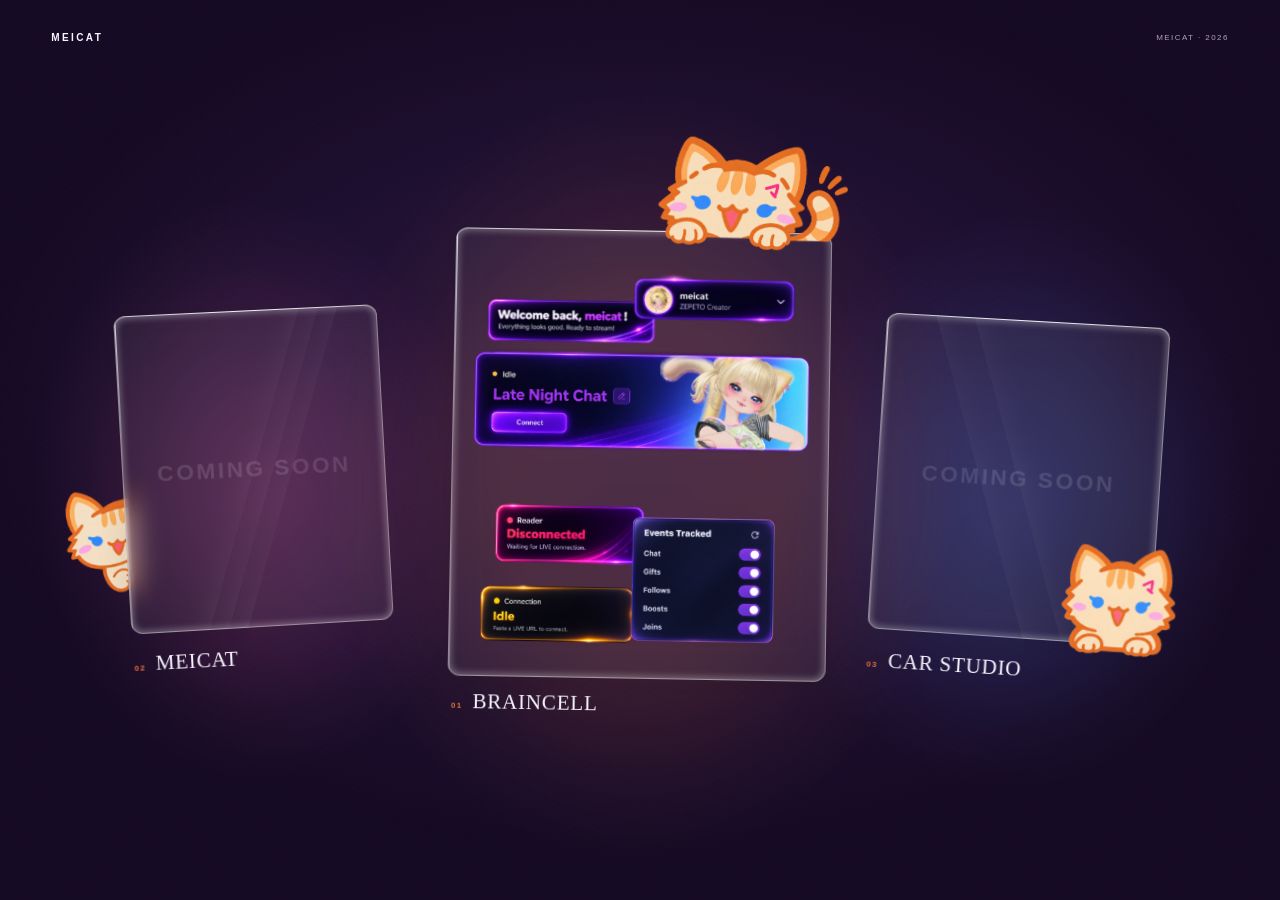
<file: index.html>
<!doctype html>
<html lang="en">
  <head>
    <meta charset="UTF-8" />
    <meta name="viewport" content="width=device-width, initial-scale=1.0" />
    <meta
      name="description"
      content="Braincell — thoughtful tools made by a creator, for creators."
    />
    <title>Braincell — Oyen Studio</title>
    <link rel="stylesheet" href="styles.css" />
    <script src="script.js?v=live-events-point2" defer></script>
  </head>
  <body>
    <div class="desktop-experience">
      <header class="site-header">
        <a class="studio-mark" href="#" aria-label="Bymeicat home">MEICAT</a>
        <p class="edition">MEICAT · 2026</p>
      </header>

      <main class="hero">
        <section class="showcase" aria-label="Oyen Studio projects">
          <article
            class="project project--meicat is-unavailable"
            data-world="meicat"
            role="button"
            tabindex="-1"
            aria-label="Meicat world, coming soon"
            aria-disabled="true"
            aria-pressed="false"
          >
            <div class="meicat-unit">
              <div class="project__surface" aria-hidden="true">
                <div class="meicat-art" data-slide="0">
                  <div class="meicat-slide meicat-slide--portrait is-current">
                    <span class="meicat-slide__kicker">Creator / 01</span>
                    <div class="meicat-portrait-placeholder"><i></i><span></span></div>
                  </div>
                  <div class="meicat-slide meicat-slide--zepeto">
                    <span class="meicat-slide__kicker">Shop / 02</span>
                    <div class="meicat-grid-placeholder"><i></i><i></i><i></i><i></i></div>
                  </div>
                  <div class="meicat-slide meicat-slide--live">
                    <span class="meicat-slide__kicker">SNS / 03</span>
                    <div class="meicat-live-placeholder"><i></i><span></span><span></span><span></span></div>
                  </div>
                </div>
                <span class="project__availability">Coming Soon</span>
              </div>
              <span class="meicat-oyen" aria-hidden="true">
                <img
                  class="meicat-oyen__image"
                  src="assets/oyen/oyen-meicat-side-peek.png"
                  alt=""
                >
              </span>
            </div>
            <div class="project__caption">
              <span class="project__number">02</span>
              <h2>Meicat</h2>
            </div>
          </article>

          <article
            class="project project--braincell"
            data-world="braincell"
            role="button"
            tabindex="0"
            aria-label="Select Braincell world"
            aria-pressed="false"
          >
            <div class="braincell-unit">
              <div class="project__surface" aria-hidden="true">
                <div class="braincell-art" data-slide="0">
                <div class="braincell-slide braincell-slide--workspace is-current">
                  <div class="braincell-product-showcase" aria-hidden="true">
                    <div class="braincell-feature braincell-feature--hero">
                      <div class="braincell-feature__motion">
                        <img src="assets/braincell/braincell-hero-polished.png" alt="" draggable="false">
                      </div>
                    </div>
                    <div class="braincell-feature braincell-feature--welcome">
                      <div class="braincell-feature__motion">
                        <img src="assets/braincell/braincell-welcome-polished.png" alt="" draggable="false">
                      </div>
                    </div>
                    <div class="braincell-feature braincell-feature--profile">
                      <div class="braincell-feature__motion">
                        <img src="assets/braincell/braincell-profile-polished.png" alt="" draggable="false">
                      </div>
                    </div>
                    <div class="braincell-feature braincell-feature--reader">
                      <div class="braincell-feature__motion">
                        <img src="assets/braincell/braincell-reader-polished.png" alt="" draggable="false">
                      </div>
                    </div>
                    <div class="braincell-feature braincell-feature--connection">
                      <div class="braincell-feature__motion">
                        <img src="assets/braincell/braincell-connection-polished.png" alt="" draggable="false">
                      </div>
                    </div>
                    <div class="braincell-feature braincell-feature--sources">
                      <div class="braincell-feature__motion">
                        <img src="assets/braincell/events-tracked.png" alt="" draggable="false">
                      </div>
                    </div>
                  </div>
                </div>
                <div class="braincell-slide braincell-slide--chat">
                  <div class="braincell-chat-showcase" aria-hidden="true">
                    <div class="braincell-chat-feature braincell-chat-feature--all-in-one braincell-chat-showcase__banner braincell-chat-showcase__banner--top">
                      <div class="braincell-chat-feature__motion">
                        <img src="assets/braincell/chat-all-in-one-banner.png" alt="" draggable="false">
                      </div>
                    </div>
                    <div class="braincell-chat-showcase__middle">
                      <div class="braincell-chat-showcase__group braincell-chat-showcase__group--lego">
                        <div class="braincell-chat-feature braincell-chat-feature--lego braincell-chat-showcase__main">
                          <div class="braincell-chat-feature__motion">
                            <img src="assets/braincell/chat-lego-showcase.png" alt="" draggable="false">
                          </div>
                        </div>
                        <div class="braincell-chat-feature braincell-chat-feature--rose braincell-chat-showcase__inset braincell-chat-showcase__inset--lego">
                          <div class="braincell-chat-feature__motion">
                            <img src="assets/braincell/chat-lego-event-inset.png" alt="" draggable="false">
                          </div>
                        </div>
                      </div>
                      <div class="braincell-chat-showcase__group braincell-chat-showcase__group--floating">
                        <div class="braincell-chat-feature braincell-chat-feature--floating braincell-chat-showcase__main">
                          <div class="braincell-chat-feature__motion">
                            <img src="assets/braincell/chat-floating-showcase.png" alt="" draggable="false">
                          </div>
                        </div>
                        <div class="braincell-chat-feature braincell-chat-feature--danmaku braincell-chat-showcase__inset braincell-chat-showcase__inset--floating">
                          <div class="braincell-chat-feature__motion">
                            <img src="assets/braincell/chat-danmaku-inset.png" alt="" draggable="false">
                          </div>
                        </div>
                      </div>
                    </div>
                    <div class="braincell-chat-feature braincell-chat-feature--chat-overlay braincell-chat-showcase__banner braincell-chat-showcase__banner--bottom">
                      <div class="braincell-chat-feature__motion">
                        <img src="assets/braincell/chat-overlay-banner.png" alt="" draggable="false">
                      </div>
                    </div>
                  </div>
                </div>
                <div class="braincell-slide braincell-slide--gifts">
                  <div class="braincell-live-events-showcase" aria-hidden="true">
                    <div class="braincell-live-events-feature braincell-live-events-feature--regular-live">
                      <div class="braincell-live-events-feature__motion">
                        <img src="assets/braincell/live-events-regular-live.png" alt="" draggable="false">
                      </div>
                    </div>
                    <div class="braincell-live-events-feature braincell-live-events-feature--join">
                      <div class="braincell-live-events-feature__motion">
                        <img src="assets/braincell/live-events-join-panel.png" alt="" draggable="false">
                      </div>
                    </div>
                    <div class="braincell-live-events-feature braincell-live-events-feature--fan">
                      <div class="braincell-live-events-feature__motion">
                        <img src="assets/braincell/live-events-fan-panel.png" alt="" draggable="false">
                      </div>
                    </div>
                    <div class="braincell-live-events-feature braincell-live-events-feature--question-mark">
                      <div class="braincell-live-events-feature__motion">
                        <img src="assets/braincell/live-events-question-mark.png" alt="" draggable="false">
                      </div>
                    </div>
                    <div class="braincell-live-events-feature braincell-live-events-point-one-extra braincell-live-events-point-one-extra--gift-reaction">
                      <div class="braincell-live-events-feature__motion">
                        <img src="assets/braincell/braincell-gift-reaction.png" alt="" draggable="false">
                      </div>
                    </div>
                    <div class="braincell-live-events-feature braincell-live-events-feature--banner">
                      <div class="braincell-live-events-feature__motion">
                        <img src="assets/braincell/live-events-banner.png" alt="" draggable="false">
                      </div>
                    </div>
                    <div class="braincell-live-events-feature braincell-live-events-point-one-extra braincell-live-events-point-one-extra--gift-banner">
                      <div class="braincell-live-events-feature__motion">
                        <img src="assets/braincell/braincell-gift-overlay-banner.png" alt="" draggable="false">
                      </div>
                    </div>
                    <div class="braincell-live-events-feature braincell-live-events-point-one-extra braincell-live-events-point-one-extra--gift-mic">
                      <div class="braincell-live-events-feature__motion">
                        <img src="assets/braincell/braincell-gift-mic.png" alt="" draggable="false">
                      </div>
                    </div>
                    <div class="braincell-live-events-feature braincell-live-events-point-one-extra braincell-live-events-point-one-extra--gift-reset-spell">
                      <div class="braincell-live-events-feature__motion">
                        <img src="assets/braincell/braincell-gift-reset-spell.png" alt="" draggable="false">
                      </div>
                    </div>
                  </div>
                </div>
                <div class="braincell-slide braincell-slide--widgets">
                  <div class="braincell-widgets-showcase" aria-hidden="true">
                    <div class="braincell-widget-feature braincell-widget-feature--overlay">
                      <div class="braincell-widget-feature__motion">
                        <img src="assets/braincell/braincell-widget-overlay-banner.png" alt="" draggable="false">
                      </div>
                    </div>
                    <div class="braincell-widget-feature braincell-widget-feature--follower-goal">
                      <div class="braincell-widget-feature__motion">
                        <img src="assets/braincell/braincell-widget-follower-goal.png" alt="" draggable="false">
                      </div>
                    </div>
                    <div class="braincell-widget-feature braincell-widget-feature--question-box">
                      <div class="braincell-widget-feature__motion">
                        <img src="assets/braincell/braincell-widget-question-box.png" alt="" draggable="false">
                      </div>
                    </div>
                    <div class="braincell-widget-feature braincell-widget-feature--clock">
                      <div class="braincell-widget-feature__motion">
                        <img src="assets/braincell/braincell-widget-clock.png" alt="" draggable="false">
                      </div>
                    </div>
                    <div class="braincell-widget-feature braincell-widget-feature--chat-commands">
                      <div class="braincell-widget-feature__motion">
                        <img src="assets/braincell/braincell-widget-chat-commands.png" alt="" draggable="false">
                      </div>
                    </div>
                    <div class="braincell-widget-feature braincell-widget-feature--rate">
                      <div class="braincell-widget-feature__motion">
                        <img src="assets/braincell/braincell-widget-rate.png" alt="" draggable="false">
                      </div>
                    </div>
                  </div>
                </div>
                <div class="braincell-slide braincell-slide--games">
                  <div class="braincell-mini-games-showcase" aria-hidden="true">
                    <div class="braincell-mini-games-feature braincell-mini-games-feature--falling-boosts">
                      <div class="braincell-mini-games-feature__motion">
                        <img src="assets/braincell/braincell-mini-games-falling-boosts.png" alt="" draggable="false">
                      </div>
                    </div>
                    <div class="braincell-mini-games-feature braincell-mini-games-feature--spin-wheel">
                      <div class="braincell-mini-games-feature__motion">
                        <img src="assets/braincell/braincell-mini-games-spin-wheel.png" alt="" draggable="false">
                      </div>
                    </div>
                    <div class="braincell-mini-games-feature braincell-mini-games-feature--car-race">
                      <div class="braincell-mini-games-feature__motion">
                        <img src="assets/braincell/braincell-mini-games-car-race.png" alt="" draggable="false">
                      </div>
                    </div>
                    <div class="braincell-mini-games-feature braincell-mini-games-feature--banner">
                      <div class="braincell-mini-games-feature__motion">
                        <img src="assets/braincell/braincell-mini-games-banner.png" alt="" draggable="false">
                      </div>
                    </div>
                  </div>
                </div>
                </div>
              </div>
              <span class="oyen-anchor" aria-hidden="true">
                <img
                  class="oyen-anchor__image"
                  src="assets/oyen/oyen-braincell-peek.png"
                  alt=""
                  hidden
                >
              </span>
            </div>
            <div class="project__caption">
              <span class="project__number">01</span>
              <h1>Braincell</h1>
            </div>
          </article>

          <article
            class="project project--car is-unavailable"
            data-world="car-studio"
            role="button"
            tabindex="-1"
            aria-label="Car Studio world, coming soon"
            aria-disabled="true"
            aria-pressed="false"
          >
            <div class="car-studio-unit">
              <div class="project__surface" aria-hidden="true">
                <div class="car-art" data-slide="0">
                  <div class="car-slide car-slide--studio is-current">
                    <span class="car-slide__kicker">Design Studio / 01</span>
                    <div class="car-canvas-placeholder"><i></i><span></span><span></span></div>
                  </div>
                  <div class="car-slide car-slide--create">
                    <span class="car-slide__kicker">Create / 02</span>
                    <div class="car-create-placeholder"><i></i><i></i><span></span><span></span></div>
                  </div>
                  <div class="car-slide car-slide--export">
                    <span class="car-slide__kicker">Upload / 03</span>
                    <div class="car-export-placeholder"><i></i><i></i><span></span></div>
                  </div>
                </div>
                <span class="project__availability">Coming Soon</span>
              </div>
              <span class="car-studio-oyen" aria-hidden="true">
                <img
                  class="car-studio-oyen__image"
                  src="assets/oyen/oyen-car-studio-peek.png"
                  alt=""
                >
              </span>
            </div>
            <div class="project__caption">
              <span class="project__number">03</span>
              <h2>Car Studio</h2>
            </div>
          </article>
        </section>

        <div class="active-world">
          <div class="active-world__text" aria-live="polite" aria-atomic="true">
            <p class="active-world__name"></p>
            <div class="slide-controls" aria-label="Active world showcase navigation">
              <button class="slide-control slide-control--previous" type="button">Previous</button>
              <p class="active-world__type"></p>
              <button class="slide-control slide-control--next" type="button">Next</button>
            </div>
            <span class="slide-progress" aria-label="Slide 1 of 5">01 / 05</span>
          </div>
          <div class="world-cta" aria-label="Active world action">
            <span class="world-cta__status-label">Beta</span>
            <div class="world-cta__buttons">
              <button
                class="world-cta__button"
                type="button"
                aria-label="Download Braincell for Windows"
                aria-disabled="true"
                aria-describedby="world-cta-status"
              >
                Windows Download
              </button>
              <button
                class="world-cta__button world-cta__button--macos"
                type="button"
                aria-label="Download Braincell for macOS"
                hidden
              >
                macOS Download
              </button>
            </div>
            <span id="world-cta-status" class="visually-hidden">
              Download is not available yet.
            </span>
          </div>
        </div>
      </main>
    </div>

    <main class="mobile-notice">
      <div>
        <p class="mobile-notice__brand">OYEN STUDIO</p>
        <h1>This experience is made for desktop.</h1>
        <p>Please open Braincell on a desktop browser.</p>
      </div>
    </main>
  </body>
</html>
</file>
<file: styles.css>
:root {
  --cream: #160b24;
  --paper: #241336;
  --charcoal: #f8f5ff;
  --muted: rgba(244, 238, 255, 0.68);
  --orange: #dc713d;
  --ease: cubic-bezier(0.2, 0.78, 0.24, 1);
  --ambient-color: 126, 74, 255;
  --pointer-haze-color: 174, 83, 188;
}

@property --float-strength {
  syntax: "<number>";
  inherits: false;
  initial-value: 1;
}

* {
  box-sizing: border-box;
}

html,
body {
  width: 100%;
  min-width: 1024px;
  height: 100%;
  margin: 0;
}

body {
  overflow: hidden;
  color: var(--charcoal);
  background:
    radial-gradient(ellipse 72% 66% at 50% 46%, rgba(92, 48, 139, 0.18), transparent 72%),
    var(--cream);
  font-family: Arial, Helvetica, sans-serif;
  -webkit-font-smoothing: antialiased;
}

a {
  color: inherit;
  text-decoration: none;
}

.desktop-experience {
  position: relative;
  display: grid;
  grid-template-rows: auto 1fr;
  min-height: 100vh;
  overflow: clip;
  isolation: isolate;
}

.desktop-experience::before {
  position: fixed;
  top: -12vh;
  left: -10vw;
  width: 120vw;
  height: 124vh;
  z-index: -3;
  background-image: radial-gradient(ellipse 58% 54% at 50% 46%, rgba(108, 58, 158, 0.12), transparent 76%);
  content: "";
  pointer-events: none;
}

.desktop-experience::after {
  position: fixed;
  inset: 0;
  z-index: -2;
  background-image:
    radial-gradient(ellipse 58% 16% at 50% 69%, rgba(179, 78, 214, 0.065), transparent 72%),
    repeating-linear-gradient(115deg, rgba(180, 145, 214, 0.014) 0 1px, transparent 1px 4px),
    repeating-linear-gradient(25deg, rgba(255, 244, 255, 0.012) 0 1px, transparent 1px 5px);
  content: "";
  opacity: 0.42;
  pointer-events: none;
}

.pointer-haze-layer {
  position: fixed;
  inset: 0;
  z-index: 1000;
  overflow: hidden;
  contain: strict;
  pointer-events: none;
}

.pointer-haze {
  position: absolute;
  top: 0;
  left: 0;
  width: 120px;
  height: 120px;
  border-radius: 50%;
  background: radial-gradient(
    circle,
    rgba(var(--pointer-haze-color), 0.13) 0%,
    rgba(var(--pointer-haze-color), 0.062) 28%,
    rgba(var(--pointer-haze-color), 0.02) 54%,
    transparent 82%
  );
  opacity: 0;
  pointer-events: none;
  will-change: opacity, transform;
}

.site-header {
  display: flex;
  align-items: center;
  justify-content: space-between;
  padding-inline: clamp(34px, 4vw, 72px);
}

.site-header {
  padding-top: 32px;
}

.studio-mark {
  font-size: 10px;
  font-weight: 700;
  letter-spacing: 0.24em;
}

.edition {
  color: var(--muted);
  font-size: 8px;
  letter-spacing: 0.18em;
  text-transform: uppercase;
}

.edition {
  margin: 0;
}

.hero {
  align-self: center;
  width: 100%;
  padding-top: 1vh;
}

.showcase {
  display: grid;
  grid-template-columns: minmax(210px, 0.78fr) minmax(320px, 1.16fr) minmax(210px, 0.78fr);
  align-items: center;
  width: min(1120px, 82vw);
  margin: 0 auto;
  perspective: 1500px;
  perspective-origin: 50% 45%;
}

.project {
  --lift: 0px;
  --oyen-perch: -84%;
  --float-strength: 1;
  --world-glow-rgb: 155, 92, 255;
  --world-glow-opacity: 0.29;
  position: relative;
  outline: none;
  transform-style: preserve-3d;
  cursor: pointer;
  transition: transform 900ms var(--ease), opacity 760ms ease, --float-strength 900ms var(--ease);
  will-change: transform;
}

.project::before {
  position: absolute;
  top: 50%;
  left: 50%;
  width: 180%;
  height: 170%;
  z-index: -1;
  background: radial-gradient(
    ellipse at center,
    rgba(var(--world-glow-rgb), var(--world-glow-opacity)) 0%,
    rgba(var(--world-glow-rgb), 0.14) 30%,
    rgba(var(--world-glow-rgb), 0.04) 52%,
    transparent 68%
  );
  content: "";
  pointer-events: none;
  transform: translate3d(-50%, -50%, -2px);
}

.project__surface {
  position: relative;
  width: 100%;
  overflow: hidden;
  border-radius: 12px;
  background: rgba(255, 255, 255, 0.05);
  backdrop-filter: blur(15px);
  -webkit-backdrop-filter: blur(15px);
  box-shadow:
    0 8px 32px rgba(0, 0, 0, 0.1),
    inset 0 1px 0 rgba(255, 255, 255, 0.5),
    inset 0 -1px 0 rgba(255, 255, 255, 0.1),
    inset 0 0 6px 3px rgba(255, 255, 255, 0.3);
  -webkit-backface-visibility: hidden;
  backface-visibility: hidden;
  transform: translate3d(0, var(--lift), 0);
  transform-style: preserve-3d;
  transition: transform 900ms var(--ease), box-shadow 760ms var(--ease), filter 760ms ease;
  will-change: transform;
}

.project__surface::after {
  position: absolute;
  inset: 0;
  border: 1px solid rgba(255, 255, 255, 0.3);
  border-radius: inherit;
  background: linear-gradient(180deg, rgba(255, 255, 255, 0.8), transparent, rgba(255, 255, 255, 0.3)) left top / 1px 100% no-repeat;
  content: "";
  pointer-events: none;
}

.project__surface::before {
  position: absolute;
  top: 0;
  right: 0;
  left: 0;
  height: 1px;
  background: linear-gradient(90deg, transparent, rgba(255, 255, 255, 0.8), transparent);
  content: "";
  pointer-events: none;
}

.project--meicat {
  --world-glow-rgb: 255, 105, 180;
  --world-glow-opacity: 0.24;
  z-index: 1;
  width: min(260px, 21vw);
  justify-self: start;
  transform: translate(4%, 4%) rotateZ(-3deg);
  animation: drift-left 5.8s ease-in-out -1.4s infinite;
}

.meicat-unit {
  position: relative;
  transform: translate3d(0, var(--meicat-lift, 0px), 0);
  transform-style: preserve-3d;
  transition: transform 900ms var(--ease);
  will-change: transform;
}

.project--meicat .project__surface {
  z-index: 1;
  aspect-ratio: 0.82;
  --lift: 0px;
  transform: translate3d(0, 0, 0) rotateX(-1deg) rotateY(3deg);
}

.meicat-oyen {
  position: absolute;
  bottom: 12%;
  left: -30%;
  z-index: 0;
  width: 100px;
  pointer-events: none;
  transform: translateZ(-1px);
  transform-style: preserve-3d;
}

.meicat-oyen__image {
  display: block;
  width: 100%;
  max-width: 100%;
  height: auto;
  -webkit-backface-visibility: hidden;
  backface-visibility: hidden;
}

.project--braincell {
  --world-glow-rgb: 255, 122, 47;
  --world-glow-opacity: 0.12;
  z-index: 3;
  width: min(370px, 29vw);
  justify-self: center;
  transform: rotateZ(1deg);
  animation: drift-center 6.6s ease-in-out -3.7s infinite;
}

.braincell-unit {
  position: relative;
  transform: translate3d(0, var(--braincell-lift, 0px), 0);
  transform-style: preserve-3d;
  transition: transform 900ms var(--ease);
  will-change: transform;
}

.project--braincell .project__surface {
  aspect-ratio: 0.84;
  color: #eee9de;
  --lift: 0px;
  transform: translate3d(0, 0, 28px) rotateX(1deg) rotateY(0deg);
}

.showcase[data-active="braincell"] .project--braincell .project__surface {
  overflow: visible;
}

.project--car {
  --world-glow-rgb: 91, 140, 255;
  --world-glow-opacity: 0.23;
  z-index: 1;
  width: min(280px, 22vw);
  justify-self: end;
  transform: translate(-3%, 7%) rotateZ(3.5deg);
  animation: drift-right 6.2s ease-in-out -0.6s infinite;
}

.car-studio-unit {
  position: relative;
  transform: translate3d(0, var(--car-studio-lift, 0px), 0);
  transform-style: preserve-3d;
  transition: transform 900ms var(--ease);
  will-change: transform;
}

.project--car .project__surface {
  aspect-ratio: 0.88;
  --lift: 0px;
  transform: translate3d(0, 0, 0) rotateX(-1deg) rotateY(-3deg);
}

.car-studio-oyen {
  position: absolute;
  right: -5%;
  bottom: -2%;
  z-index: 4;
  width: 112px;
  pointer-events: none;
  transform: translateZ(32px);
  transform-style: preserve-3d;
}

.car-studio-oyen__image {
  display: block;
  width: 100%;
  max-width: 100%;
  height: auto;
  -webkit-backface-visibility: hidden;
  backface-visibility: hidden;
}

.project:is(:hover, :focus-visible) {
  z-index: 5;
  animation-play-state: paused;
}

.project:is(:hover, :focus-visible) .project__surface {
  --lift: -10px;
}

.project--braincell:is(:hover, :focus-visible) {
  --braincell-lift: -10px;
}

.project--meicat:is(:hover, :focus-visible) {
  --meicat-lift: -10px;
}

.project--car:is(:hover, :focus-visible) {
  --car-studio-lift: -10px;
}

.project:focus-visible .project__surface {
  outline: 1px solid var(--orange);
  outline-offset: 5px;
}

.project.is-unavailable {
  cursor: default;
}

.project.is-unavailable:is(:hover, :focus-visible) {
  z-index: 1;
  animation-play-state: running;
}

.project--meicat.is-unavailable:is(:hover, :focus-visible) {
  --meicat-lift: 0px;
}

.project--car.is-unavailable:is(:hover, :focus-visible) {
  --car-studio-lift: 0px;
}

.project.is-unavailable:is(:hover, :focus-visible) .project__surface {
  --lift: 0px;
}

.project.is-unavailable:is(:hover, :focus-visible) .project__caption {
  transform: none;
}

.project__caption {
  display: flex;
  align-items: baseline;
  gap: 10px;
  margin-top: 18px;
  text-transform: uppercase;
  transition: transform 500ms var(--ease);
}

.project:is(:hover, :focus-visible) .project__caption {
  transform: translateY(-3px);
}

.project__caption h1,
.project__caption h2 {
  margin: 0;
  font-family: Georgia, "Times New Roman", serif;
  font-size: clamp(18px, 1.65vw, 25px);
  font-weight: 400;
  letter-spacing: 0.035em;
}

.project__number {
  color: var(--orange);
  font-size: 8px;
  font-weight: 700;
  letter-spacing: 0.16em;
}

.oyen-anchor {
  position: absolute;
  top: 0;
  right: -5%;
  z-index: 4;
  width: clamp(137.28px, 56.16%, 205.92px);
  pointer-events: none;
  transform: translate3d(0, var(--oyen-perch), 32px);
  transform-origin: 50% 100%;
  transform-style: preserve-3d;
  transition: transform 760ms var(--ease);
  will-change: transform;
}

.oyen-anchor__image {
  display: block;
  width: 100%;
  max-width: 100%;
  height: auto;
  -webkit-backface-visibility: hidden;
  backface-visibility: hidden;
}

.oyen-anchor__image[hidden] {
  display: none;
}

@media (max-height: 800px) and (min-width: 900px) {
  .project--braincell {
    --oyen-perch: -86%;
  }

  .oyen-anchor {
    width: clamp(100px, calc(88.65vh - 503.28px), 205.92px);
  }

}

.meicat-art,
.car-art,
.braincell-art {
  position: absolute;
  inset: 0;
  -webkit-backface-visibility: hidden;
  backface-visibility: hidden;
}

.project__availability {
  position: absolute;
  top: 50%;
  left: 50%;
  z-index: 2;
  width: 100%;
  color: var(--charcoal);
  font-size: clamp(20px, 1.75vw, 30px);
  font-weight: 700;
  letter-spacing: 0.11em;
  line-height: 1;
  text-align: center;
  text-transform: uppercase;
  opacity: 0.14;
  pointer-events: none;
  transform: translate3d(-50%, -50%, 0);
}

.project.is-unavailable .meicat-art,
.project.is-unavailable .car-art {
  visibility: hidden;
}

.braincell-art {
  z-index: 1;
  display: flex;
  flex-direction: column;
  justify-content: space-between;
  padding: 11%;
}

.braincell-art p {
  margin: 0;
  font-family: Georgia, "Times New Roman", serif;
  font-size: clamp(25px, 2.4vw, 38px);
  font-weight: 400;
  line-height: 1.08;
}

.braincell-art small {
  align-self: flex-end;
  color: rgba(244, 238, 255, 0.44);
  font-size: 8px;
  letter-spacing: 0.18em;
}

.braincell-art__orbit {
  position: absolute;
  top: 39%;
  left: 50%;
  width: 54%;
  aspect-ratio: 1;
  border: 1px solid rgba(238, 233, 222, 0.2);
  border-radius: 50%;
  transform: translateX(-37%);
}

.braincell-art__orbit::before,
.braincell-art__orbit::after {
  position: absolute;
  border: 1px solid rgba(238, 233, 222, 0.12);
  border-radius: 50%;
  content: "";
}

.braincell-art__orbit::before {
  inset: 15%;
}

.braincell-art__orbit::after {
  inset: 34%;
  border-color: rgba(220, 113, 61, 0.8);
}

.braincell-art__orbit span {
  position: absolute;
  width: 5px;
  height: 5px;
  border-radius: 50%;
  background: var(--orange);
}

.braincell-art__orbit span:nth-child(1) {
  top: 9%;
  left: 24%;
}

.braincell-art__orbit span:nth-child(2) {
  right: 2%;
  bottom: 35%;
}

.braincell-art__orbit span:nth-child(3) {
  bottom: 12%;
  left: 20%;
  background: #eee9de;
}

.active-world {
  position: relative;
  height: 0;
  margin-top: 0;
  overflow: hidden;
  opacity: 0;
  text-align: center;
  transform: translateY(10px);
  transition:
    height 800ms var(--ease),
    margin-top 800ms var(--ease),
    opacity 550ms ease 120ms,
    transform 800ms var(--ease);
}

.active-world__name,
.active-world__type {
  margin: 0;
}

.slide-controls {
  display: grid;
  grid-template-columns: 72px minmax(150px, auto) 72px;
  align-items: center;
  justify-content: center;
  column-gap: 18px;
  margin-top: 10px;
  margin-right: auto;
  margin-left: auto;
  pointer-events: auto;
}

.slide-control,
.slide-progress {
  color: var(--muted);
  font: 700 8px/1 Arial, Helvetica, sans-serif;
  letter-spacing: 0.18em;
  text-transform: uppercase;
}

.slide-control {
  width: 72px;
  padding: 8px 0;
  border: 0;
  border-bottom: 1px solid rgba(232, 222, 255, 0.18);
  background: transparent;
  cursor: pointer;
  pointer-events: auto;
  transition: color 250ms ease, border-color 250ms ease, opacity 250ms ease;
}

.slide-control--previous {
  text-align: left;
}

.slide-progress {
  display: block;
  margin-top: 10px;
}

.slide-control--next {
  text-align: right;
}

.slide-control:hover:not(:disabled),
.slide-control:focus-visible {
  color: var(--charcoal);
  border-color: var(--orange);
}

.slide-control:focus-visible {
  outline: 1px solid var(--orange);
  outline-offset: 3px;
}

.slide-control:disabled {
  opacity: 0.28;
  cursor: default;
}

.slide-controls {
  visibility: hidden;
  opacity: 0;
  transition: opacity 400ms ease, visibility 0s linear 400ms;
}

.showcase[data-active] + .active-world .slide-controls {
  visibility: visible;
  opacity: 1;
  transition-delay: 180ms, 0s;
}

.braincell-art {
  display: block;
  padding: 0;
}

.braincell-slide {
  position: absolute;
  inset: 11%;
  opacity: 0;
  transform: translateZ(0);
  transition: opacity 240ms ease-in-out;
}

.braincell-slide.is-current {
  opacity: 1;
}

.braincell-slide__kicker {
  color: rgba(244, 238, 255, 0.44);
  font-size: 8px;
  letter-spacing: 0.19em;
  text-transform: uppercase;
}

.braincell-slide--chat {
  inset: 0.75%;
}

.braincell-slide--gifts {
  inset: 1%;
}

.braincell-live-events-showcase {
  position: absolute;
  inset: 0;
  pointer-events: none;
}

.braincell-live-events-feature {
  position: absolute;
  transform-origin: 50% 50%;
  pointer-events: none;
}

.braincell-live-events-feature__motion,
.braincell-live-events-feature__motion img {
  display: block;
  width: 100%;
  height: auto;
}

.braincell-live-events-feature__motion {
  transform: translate3d(0, 0, 0);
  transition: transform 180ms ease-out;
  will-change: transform;
}

.braincell-live-events-feature__motion img {
  transform: translate3d(0, 0, 0) scale(1);
  transform-origin: 50% 50%;
  transition: transform 300ms cubic-bezier(0.2, 0.78, 0.24, 1);
  will-change: transform;
}

.braincell-live-events-feature--regular-live {
  top: 62%;
  left: 38%;
  z-index: 1;
  width: 24%;
}

.braincell-live-events-feature--join {
  top: 66%;
  left: 2%;
  z-index: 1;
  width: 34%;
}

.braincell-live-events-feature--fan {
  top: 0;
  left: 34%;
  z-index: 1;
  width: 32%;
}

.braincell-live-events-feature--question-mark {
  top: 1%;
  left: 2%;
  z-index: 1;
  width: 30%;
}

.braincell-live-events-feature--banner {
  top: 24.32%;
  left: 10%;
  z-index: 5;
  width: 80%;
}

.braincell-live-events-point-one-extra {
  position: absolute;
  z-index: 1;
  transform-origin: 50% 50%;
  pointer-events: none;
}

.braincell-live-events-point-one-extra img {
  display: block;
  width: 100%;
  height: auto;
}

.braincell-live-events-point-one-extra--gift-reaction {
  top: 1%;
  left: 68%;
  width: 30%;
}

.braincell-live-events-point-one-extra--gift-banner {
  top: 43.2%;
  left: 10%;
  z-index: 6;
  width: 80%;
}

.braincell-live-events-point-one-extra--gift-mic {
  top: 57.6%;
  left: 77.7%;
  z-index: 1;
  width: 19%;
  rotate: -5deg;
}

.braincell-live-events-point-one-extra--gift-reset-spell {
  top: 78%;
  left: 69%;
  z-index: 1;
  width: 20%;
  rotate: 8deg;
}

.showcase[data-active="braincell"] .braincell-live-events-point-one-extra {
  display: block;
}

.showcase[data-active="braincell"] .braincell-slide--gifts {
  inset: auto;
  top: 50%;
  left: 50%;
  z-index: 1;
  width: min(1120px, 84vw);
  height: auto;
  aspect-ratio: 2.15;
  overflow: visible;
  transform: translate3d(-50%, -58%, 0);
}

.showcase[data-active="braincell"] .braincell-live-events-showcase {
  overflow: visible;
}

.showcase[data-active="braincell"] .braincell-live-events-feature {
  pointer-events: none;
}

.showcase[data-active="braincell"] .braincell-live-events-feature--regular-live {
  top: 26%;
  left: 15.7%;
  z-index: 2;
  width: 16%;
  rotate: 0deg;
}

.showcase[data-active="braincell"] .braincell-live-events-feature--join {
  top: 79.1%;
  left: -4.25%;
  z-index: 2;
  width: 24%;
  rotate: -10deg;
}

.showcase[data-active="braincell"] .braincell-live-events-feature--fan {
  top: 60.3%;
  left: 73.5%;
  z-index: 2;
  width: 17%;
  rotate: -10deg;
}

.showcase[data-active="braincell"] .braincell-live-events-feature--question-mark {
  top: 7.8%;
  left: -4.4%;
  z-index: 2;
  width: 18%;
  rotate: -4deg;
}

.showcase[data-active="braincell"] .braincell-live-events-feature--banner {
  top: 28.2%;
  left: 32.5%;
  z-index: 5;
  width: 37%;
  rotate: 0deg;
}

.showcase[data-active="braincell"] .braincell-live-events-point-one-extra--gift-reaction {
  top: 0.7%;
  left: 87%;
  z-index: 2;
  width: 18%;
  rotate: 8deg;
}

.showcase[data-active="braincell"] .braincell-live-events-point-one-extra--gift-banner {
  top: 55.4%;
  left: 37%;
  z-index: 6;
  width: 29%;
  rotate: 0deg;
}

.showcase[data-active="braincell"] .braincell-live-events-point-one-extra--gift-mic {
  top: 67.7%;
  left: 91.7%;
  z-index: 3;
  width: 15.5%;
  rotate: 10deg;
}

.showcase[data-active="braincell"] .braincell-live-events-point-one-extra--gift-reset-spell {
  top: 22.3%;
  left: 71.6%;
  z-index: 3;
  width: 13%;
  rotate: -7deg;
}

.showcase.is-live-events-motion-ready[data-active="braincell"] .braincell-live-events-feature {
  pointer-events: auto;
}

.showcase.is-live-events-motion-ready[data-active="braincell"] .braincell-live-events-feature__motion {
  animation: braincell-live-events-feature-float var(--live-events-float-duration) ease-in-out var(--live-events-float-delay) infinite both;
}

.showcase.is-live-events-motion-ready[data-active="braincell"] .braincell-live-events-feature:hover {
  z-index: 10;
}

.showcase.is-live-events-motion-ready[data-active="braincell"] .braincell-live-events-feature:hover .braincell-live-events-feature__motion {
  animation-play-state: paused;
}

.showcase.is-live-events-motion-ready[data-active="braincell"] .braincell-live-events-feature:hover .braincell-live-events-feature__motion img {
  transform: translate3d(0, -4px, 0) scale(1.025);
}

.braincell-live-events-feature--banner {
  --live-events-float-x: -0.5px;
  --live-events-float-y: 2.5px;
  --live-events-float-duration: 6.8s;
  --live-events-float-delay: 0ms;
}

.braincell-live-events-feature--regular-live {
  --live-events-float-x: -1px;
  --live-events-float-y: 4.5px;
  --live-events-float-duration: 6.1s;
  --live-events-float-delay: 170ms;
}

.braincell-live-events-feature--join {
  --live-events-float-x: 1px;
  --live-events-float-y: 3.5px;
  --live-events-float-duration: 6.7s;
  --live-events-float-delay: 310ms;
}

.braincell-live-events-feature--fan {
  --live-events-float-x: 1.5px;
  --live-events-float-y: 5.5px;
  --live-events-float-duration: 5.4s;
  --live-events-float-delay: 95ms;
}

.braincell-live-events-feature--question-mark {
  --live-events-float-x: -1.5px;
  --live-events-float-y: 4.5px;
  --live-events-float-duration: 5.9s;
  --live-events-float-delay: 420ms;
}

.braincell-live-events-point-one-extra--gift-reaction {
  --live-events-float-x: 1.5px;
  --live-events-float-y: 5px;
  --live-events-float-duration: 5.7s;
  --live-events-float-delay: 240ms;
}

.braincell-live-events-point-one-extra--gift-banner {
  --live-events-float-x: 0.5px;
  --live-events-float-y: 2.5px;
  --live-events-float-duration: 7.1s;
  --live-events-float-delay: 110ms;
}

.braincell-live-events-point-one-extra--gift-mic {
  --live-events-float-x: -1px;
  --live-events-float-y: 4px;
  --live-events-float-duration: 5.8s;
  --live-events-float-delay: 360ms;
}

.braincell-live-events-point-one-extra--gift-reset-spell {
  --live-events-float-x: 1px;
  --live-events-float-y: 4.5px;
  --live-events-float-duration: 6.3s;
  --live-events-float-delay: 480ms;
}

.showcase.is-live-events-rest-measure[data-active="braincell"] .braincell-slide--gifts {
  inset: 1%;
  width: auto;
  height: auto;
  aspect-ratio: auto;
  overflow: visible;
  transform: translateZ(0);
}

.showcase.is-live-events-rest-measure[data-active="braincell"] .braincell-live-events-feature {
  rotate: 0deg;
}

.showcase.is-live-events-rest-measure[data-active="braincell"] .braincell-live-events-feature--regular-live {
  top: 62%;
  left: 38%;
  width: 24%;
}

.showcase.is-live-events-rest-measure[data-active="braincell"] .braincell-live-events-feature--join {
  top: 66%;
  left: 2%;
  width: 34%;
}

.showcase.is-live-events-rest-measure[data-active="braincell"] .braincell-live-events-feature--fan {
  top: 0;
  left: 34%;
  width: 32%;
}

.showcase.is-live-events-rest-measure[data-active="braincell"] .braincell-live-events-feature--question-mark {
  top: 1%;
  left: 2%;
  width: 30%;
}

.showcase.is-live-events-rest-measure[data-active="braincell"] .braincell-live-events-feature--banner {
  top: 24.32%;
  left: 10%;
  width: 80%;
}

.showcase.is-live-events-rest-measure[data-active="braincell"] .braincell-live-events-point-one-extra--gift-reaction {
  top: 1%;
  left: 68%;
  width: 30%;
  rotate: 0deg;
}

.showcase.is-live-events-rest-measure[data-active="braincell"] .braincell-live-events-point-one-extra--gift-banner {
  top: 43.2%;
  left: 10%;
  width: 80%;
  rotate: 0deg;
}

.showcase.is-live-events-rest-measure[data-active="braincell"] .braincell-live-events-point-one-extra--gift-mic {
  top: 57.6%;
  left: 77.7%;
  width: 19%;
  rotate: -5deg;
}

.showcase.is-live-events-rest-measure[data-active="braincell"] .braincell-live-events-point-one-extra--gift-reset-spell {
  top: 78%;
  left: 69%;
  width: 20%;
  rotate: 8deg;
}

.braincell-slide--widgets {
  inset: 1.5%;
}

.braincell-slide--games {
  inset: 1.5%;
}

.braincell-mini-games-showcase {
  position: absolute;
  inset: 0;
  pointer-events: none;
}

.braincell-mini-games-feature {
  position: absolute;
  rotate: 0deg;
  transform-origin: 50% 50%;
}

.braincell-mini-games-feature img {
  display: block;
  width: 100%;
  height: auto;
}

.braincell-mini-games-feature__motion {
  transform: translate3d(0, 0, 0);
  transition: transform 180ms ease-out;
  will-change: transform;
}

.braincell-mini-games-feature__motion img {
  transform: translate3d(0, 0, 0) scale(1);
  transform-origin: 50% 50%;
  transition: transform 300ms cubic-bezier(0.2, 0.78, 0.24, 1);
  will-change: transform;
}

.braincell-mini-games-feature--falling-boosts {
  top: 2%;
  left: 7%;
  z-index: 1;
  width: 35%;
}

.braincell-mini-games-feature--spin-wheel {
  top: 2%;
  left: 58%;
  z-index: 1;
  width: 35%;
}

.braincell-mini-games-feature--car-race {
  top: 31%;
  left: 30%;
  z-index: 2;
  width: 40%;
}

.braincell-mini-games-feature--banner {
  top: 71%;
  left: 5%;
  z-index: 3;
  width: 90%;
}

.showcase[data-active="braincell"] .braincell-slide--games {
  inset: auto;
  top: 50%;
  left: 50%;
  z-index: 1;
  width: min(1120px, 84vw);
  height: auto;
  aspect-ratio: 16 / 9;
  overflow: visible;
  transform: translate3d(-50%, -58%, 0);
}

.showcase[data-active="braincell"] .braincell-mini-games-showcase {
  overflow: visible;
}

.showcase[data-active="braincell"] .braincell-mini-games-feature--spin-wheel {
  top: 25%;
  left: 5%;
  z-index: 1;
  width: 24%;
  rotate: -9deg;
}

.showcase[data-active="braincell"] .braincell-mini-games-feature--falling-boosts {
  top: 23%;
  left: 72%;
  z-index: 1;
  width: 24%;
  rotate: 9deg;
}

.showcase[data-active="braincell"] .braincell-mini-games-feature--car-race {
  top: 48%;
  left: 41%;
  z-index: 1;
  width: 18%;
  rotate: 0deg;
}

.showcase[data-active="braincell"] .braincell-mini-games-feature--banner {
  top: 19%;
  left: 30.5%;
  z-index: 1;
  width: 39%;
  rotate: 0deg;
}

.showcase.is-mini-games-motion-ready[data-active="braincell"] .braincell-mini-games-feature {
  pointer-events: auto;
}

.showcase.is-mini-games-motion-ready[data-active="braincell"] .braincell-mini-games-feature__motion {
  animation: braincell-mini-games-feature-float var(--mini-games-float-duration) ease-in-out var(--mini-games-float-delay) infinite both;
}

.showcase.is-mini-games-motion-ready[data-active="braincell"] .braincell-mini-games-feature:hover {
  z-index: 10;
}

.showcase.is-mini-games-motion-ready[data-active="braincell"] .braincell-mini-games-feature:hover .braincell-mini-games-feature__motion {
  animation-play-state: paused;
}

.showcase.is-mini-games-motion-ready[data-active="braincell"] .braincell-mini-games-feature:hover .braincell-mini-games-feature__motion img {
  transform: translate3d(0, -4px, 0) scale(1.025);
}

.braincell-mini-games-feature--spin-wheel {
  --mini-games-float-y: 5px;
  --mini-games-float-duration: 6.25s;
  --mini-games-float-delay: 80ms;
}

.braincell-mini-games-feature--falling-boosts {
  --mini-games-float-y: 5px;
  --mini-games-float-duration: 6.85s;
  --mini-games-float-delay: 360ms;
}

.braincell-mini-games-feature--car-race {
  --mini-games-float-y: 2px;
  --mini-games-float-duration: 7.2s;
  --mini-games-float-delay: 220ms;
}

.braincell-mini-games-feature--banner {
  --mini-games-float-y: 2.5px;
  --mini-games-float-duration: 7.5s;
  --mini-games-float-delay: 0ms;
}

.showcase.is-mini-games-rest-measure[data-active="braincell"] .braincell-slide--games {
  inset: 1.5%;
  width: auto;
  height: auto;
  aspect-ratio: auto;
  overflow: visible;
  transform: translateZ(0);
}

.showcase.is-mini-games-rest-measure[data-active="braincell"] .braincell-mini-games-feature {
  rotate: 0deg;
}

.showcase.is-mini-games-rest-measure[data-active="braincell"] .braincell-mini-games-feature--falling-boosts {
  top: 2%;
  left: 7%;
  z-index: 1;
  width: 35%;
}

.showcase.is-mini-games-rest-measure[data-active="braincell"] .braincell-mini-games-feature--spin-wheel {
  top: 2%;
  left: 58%;
  z-index: 1;
  width: 35%;
}

.showcase.is-mini-games-rest-measure[data-active="braincell"] .braincell-mini-games-feature--car-race {
  top: 31%;
  left: 30%;
  z-index: 2;
  width: 40%;
}

.showcase.is-mini-games-rest-measure[data-active="braincell"] .braincell-mini-games-feature--banner {
  top: 71%;
  left: 5%;
  z-index: 3;
  width: 90%;
}

.braincell-widgets-showcase {
  position: absolute;
  inset: 0;
  pointer-events: none;
}

.braincell-widget-feature {
  position: absolute;
  z-index: 1;
  rotate: 0deg;
  transform-origin: 50% 50%;
}

.braincell-widget-feature img {
  display: block;
  width: 100%;
  height: auto;
}

.braincell-widget-feature__motion {
  transform: translate3d(0, 0, 0);
  transition: transform 180ms ease-out;
  will-change: transform;
}

.braincell-widget-feature__motion img {
  transform: translate3d(0, 0, 0) scale(1);
  transform-origin: 50% 50%;
  transition: transform 300ms cubic-bezier(0.2, 0.78, 0.24, 1);
  will-change: transform;
}

.braincell-widget-feature--overlay {
  top: 0;
  left: 11%;
  width: 78%;
}

.braincell-widget-feature--follower-goal {
  top: 23%;
  left: 7%;
  width: 40%;
}

.braincell-widget-feature--question-box {
  top: 23%;
  left: 53%;
  width: 40%;
}

.braincell-widget-feature--clock {
  top: 49%;
  left: 7%;
  width: 40%;
}

.braincell-widget-feature--chat-commands {
  top: 49%;
  left: 53%;
  width: 40%;
}

.braincell-widget-feature--rate {
  top: 73%;
  left: 30%;
  width: 40%;
}

.showcase[data-active="braincell"] .braincell-slide--widgets {
  inset: auto;
  top: 50%;
  left: 50%;
  z-index: 1;
  width: min(1120px, 84vw);
  height: auto;
  aspect-ratio: 16 / 9;
  overflow: visible;
  transform: translate3d(-50%, -58%, 0);
}

.showcase[data-active="braincell"] .braincell-widgets-showcase {
  overflow: visible;
}

.showcase[data-active="braincell"] .braincell-widget-feature--follower-goal {
  top: 15%;
  left: 6%;
  width: 22%;
  rotate: -10deg;
}

.showcase[data-active="braincell"] .braincell-widget-feature--rate {
  top: 28%;
  left: 39%;
  width: 22%;
  rotate: 0deg;
}

.showcase[data-active="braincell"] .braincell-widget-feature--chat-commands {
  top: 16%;
  left: 70%;
  width: 22%;
  rotate: -6deg;
}

.showcase[data-active="braincell"] .braincell-widget-feature--clock {
  top: 60%;
  left: 7%;
  width: 22%;
  rotate: 10deg;
}

.showcase[data-active="braincell"] .braincell-widget-feature--overlay {
  top: 61%;
  left: 34%;
  width: 32%;
  rotate: 0deg;
}

.showcase[data-active="braincell"] .braincell-widget-feature--question-box {
  top: 60%;
  left: 69%;
  width: 24%;
  rotate: 10deg;
}

.showcase.is-widgets-motion-ready[data-active="braincell"] .braincell-widget-feature {
  pointer-events: auto;
}

.showcase.is-widgets-motion-ready[data-active="braincell"] .braincell-widget-feature__motion {
  animation: braincell-widget-feature-float var(--widget-float-duration) ease-in-out var(--widget-float-delay) infinite both;
}

.showcase.is-widgets-motion-ready[data-active="braincell"] .braincell-widget-feature:hover {
  z-index: 10;
}

.showcase.is-widgets-motion-ready[data-active="braincell"] .braincell-widget-feature:hover .braincell-widget-feature__motion {
  animation-play-state: paused;
}

.showcase.is-widgets-motion-ready[data-active="braincell"] .braincell-widget-feature:hover .braincell-widget-feature__motion img {
  transform: translate3d(0, -4px, 0) scale(1.025);
}

.braincell-widget-feature--follower-goal {
  --widget-float-y: 5px;
  --widget-float-duration: 6.2s;
  --widget-float-delay: 80ms;
}

.braincell-widget-feature--rate {
  --widget-float-y: 2px;
  --widget-float-duration: 7.1s;
  --widget-float-delay: 240ms;
}

.braincell-widget-feature--chat-commands {
  --widget-float-y: 4.5px;
  --widget-float-duration: 6.6s;
  --widget-float-delay: 390ms;
}

.braincell-widget-feature--clock {
  --widget-float-y: 5.5px;
  --widget-float-duration: 5.9s;
  --widget-float-delay: 160ms;
}

.braincell-widget-feature--overlay {
  --widget-float-y: 2.5px;
  --widget-float-duration: 7.4s;
  --widget-float-delay: 0ms;
}

.braincell-widget-feature--question-box {
  --widget-float-y: 5px;
  --widget-float-duration: 6.35s;
  --widget-float-delay: 470ms;
}

.showcase.is-widgets-rest-measure[data-active="braincell"] .braincell-slide--widgets {
  inset: 1.5%;
  width: auto;
  height: auto;
  aspect-ratio: auto;
  overflow: visible;
  transform: translateZ(0);
}

.showcase.is-widgets-rest-measure[data-active="braincell"] .braincell-widget-feature {
  rotate: 0deg;
}

.showcase.is-widgets-rest-measure[data-active="braincell"] .braincell-widget-feature--overlay {
  top: 0;
  left: 11%;
  width: 78%;
}

.showcase.is-widgets-rest-measure[data-active="braincell"] .braincell-widget-feature--follower-goal {
  top: 23%;
  left: 7%;
  width: 40%;
}

.showcase.is-widgets-rest-measure[data-active="braincell"] .braincell-widget-feature--question-box {
  top: 23%;
  left: 53%;
  width: 40%;
}

.showcase.is-widgets-rest-measure[data-active="braincell"] .braincell-widget-feature--clock {
  top: 49%;
  left: 7%;
  width: 40%;
}

.showcase.is-widgets-rest-measure[data-active="braincell"] .braincell-widget-feature--chat-commands {
  top: 49%;
  left: 53%;
  width: 40%;
}

.showcase.is-widgets-rest-measure[data-active="braincell"] .braincell-widget-feature--rate {
  top: 73%;
  left: 30%;
  width: 40%;
}

.braincell-chat-showcase {
  position: absolute;
  inset: 0;
  display: grid;
  grid-template-rows: auto minmax(0, 1fr) auto;
  gap: 1.2%;
  pointer-events: none;
}

.braincell-chat-showcase img {
  display: block;
  width: 100%;
  max-width: 100%;
  height: auto;
  user-select: none;
}

.braincell-chat-feature {
  transform-origin: 50% 50%;
  will-change: transform;
}

.braincell-chat-feature__motion {
  width: 100%;
  height: 100%;
  transform: translate3d(0, 0, 0);
  transition: transform 180ms ease-out;
  will-change: transform;
}

.braincell-chat-feature__motion img {
  transform: translate3d(0, 0, 0) scale(1);
  transform-origin: 50% 50%;
  transition: transform 300ms cubic-bezier(0.2, 0.78, 0.24, 1);
  will-change: transform;
}

.braincell-chat-showcase__banner {
  margin-inline: auto;
}

.braincell-chat-showcase__banner--top {
  width: 96%;
}

.braincell-chat-showcase__banner--bottom {
  width: 94%;
}

.braincell-chat-showcase__middle {
  display: grid;
  grid-template-columns: 44% 44%;
  justify-content: center;
  min-height: 0;
  column-gap: 0;
  padding-inline: 0.5%;
}

.braincell-chat-showcase__group {
  position: relative;
  min-width: 0;
  min-height: 0;
}

.braincell-chat-showcase__group--lego {
  left: 13%;
}

.braincell-chat-showcase__group--floating {
  right: 13%;
}

.braincell-chat-showcase__main {
  width: 100%;
  height: 100% !important;
}

.braincell-chat-showcase__main .braincell-chat-feature__motion img {
  width: 100%;
  height: 100%;
  object-fit: contain;
}

.braincell-chat-showcase__inset {
  position: absolute;
  z-index: 1;
  width: 38%;
}

.braincell-chat-showcase__inset--lego {
  top: 3%;
  left: -2%;
}

.braincell-chat-showcase__inset--floating {
  top: 3%;
  right: -2%;
}

.showcase[data-active="braincell"] .braincell-slide--chat {
  inset: auto;
  top: 50%;
  left: 50%;
  width: min(1120px, 84vw);
  height: auto;
  aspect-ratio: 2.15;
  overflow: visible;
  transform: translate3d(-50%, -58%, 0);
}

.showcase[data-active="braincell"] .braincell-chat-showcase,
.showcase.is-chat-rest-measure .braincell-chat-showcase {
  display: block;
  overflow: visible;
}

.showcase[data-active="braincell"] .braincell-chat-showcase__middle,
.showcase[data-active="braincell"] .braincell-chat-showcase__group,
.showcase.is-chat-rest-measure .braincell-chat-showcase__middle,
.showcase.is-chat-rest-measure .braincell-chat-showcase__group {
  display: contents;
}

.showcase[data-active="braincell"] .braincell-chat-feature {
  position: absolute;
  right: auto;
  bottom: auto;
  margin: 0;
  pointer-events: none;
  translate: 0 0;
}

.showcase[data-active="braincell"] .braincell-chat-feature--all-in-one {
  top: 69.6%;
  left: -1%;
  z-index: 4;
  width: 32%;
  rotate: -1deg;
}

.showcase[data-active="braincell"] .braincell-chat-feature--lego {
  top: 38%;
  left: 31%;
  z-index: 3;
  width: 18%;
  height: auto !important;
  aspect-ratio: 874 / 1536;
  rotate: -2deg;
}

.showcase[data-active="braincell"] .braincell-chat-feature--rose {
  top: 5%;
  left: 3%;
  z-index: 5;
  width: 16.2%;
  rotate: 2deg;
}

.showcase[data-active="braincell"] .braincell-chat-feature--chat-overlay {
  top: 0;
  left: 70.5%;
  z-index: 4;
  width: 32%;
  rotate: 1deg;
}

.showcase[data-active="braincell"] .braincell-chat-feature--floating {
  top: 32%;
  left: 56%;
  z-index: 3;
  width: 18%;
  height: auto !important;
  aspect-ratio: 963 / 1536;
  rotate: 2deg;
}

.showcase[data-active="braincell"] .braincell-chat-feature--danmaku {
  top: 30%;
  left: 84%;
  z-index: 5;
  width: 16.2%;
  rotate: -2deg;
}

.showcase.is-chat-motion-ready[data-active="braincell"] .braincell-chat-feature {
  pointer-events: auto;
}

.showcase.is-chat-motion-ready[data-active="braincell"] .braincell-chat-feature__motion {
  animation: braincell-chat-feature-float var(--chat-float-duration) ease-in-out var(--chat-float-delay) infinite both;
}

.showcase.is-chat-motion-ready[data-active="braincell"] .braincell-chat-feature:hover {
  z-index: 10;
}

.showcase.is-chat-motion-ready[data-active="braincell"] .braincell-chat-feature:hover .braincell-chat-feature__motion {
  animation-play-state: paused;
}

.showcase.is-chat-motion-ready[data-active="braincell"] .braincell-chat-feature:hover .braincell-chat-feature__motion img {
  transform: translate3d(0, -4px, 0) scale(1.025);
}

.braincell-chat-feature--all-in-one {
  --chat-float-x: -0.5px;
  --chat-float-y: 2.5px;
  --chat-float-duration: 6.8s;
  --chat-float-delay: 0ms;
}

.braincell-chat-feature--chat-overlay {
  --chat-float-x: 0.5px;
  --chat-float-y: 2.5px;
  --chat-float-duration: 6.1s;
  --chat-float-delay: 180ms;
}

.braincell-chat-feature--lego {
  --chat-float-x: -1px;
  --chat-float-y: 4.5px;
  --chat-float-duration: 5.4s;
  --chat-float-delay: 90ms;
}

.braincell-chat-feature--floating {
  --chat-float-x: 1px;
  --chat-float-y: 4px;
  --chat-float-duration: 6.5s;
  --chat-float-delay: 310ms;
}

.braincell-chat-feature--rose {
  --chat-float-x: 1.5px;
  --chat-float-y: 5.5px;
  --chat-float-duration: 5s;
  --chat-float-delay: 230ms;
}

.braincell-chat-feature--danmaku {
  --chat-float-x: -1.5px;
  --chat-float-y: 5px;
  --chat-float-duration: 7s;
  --chat-float-delay: 420ms;
}

.showcase.is-chat-rest-measure[data-active="braincell"] .braincell-slide--chat {
  inset: 0.75%;
  width: auto;
  height: auto;
  aspect-ratio: auto;
  overflow: visible;
  transform: translateZ(0);
}

.showcase.is-chat-rest-measure[data-active="braincell"] .braincell-chat-showcase {
  display: grid;
  overflow: visible;
}

.showcase.is-chat-rest-measure[data-active="braincell"] .braincell-chat-showcase__middle {
  display: grid;
}

.showcase.is-chat-rest-measure[data-active="braincell"] .braincell-chat-showcase__group {
  display: block;
}

.showcase.is-chat-rest-measure[data-active="braincell"] .braincell-chat-feature {
  position: static;
  width: auto;
  height: auto;
  aspect-ratio: auto;
  margin-inline: auto;
  rotate: 0deg;
}

.showcase.is-chat-rest-measure[data-active="braincell"] .braincell-chat-feature--all-in-one {
  width: 96%;
}

.showcase.is-chat-rest-measure[data-active="braincell"] .braincell-chat-feature--chat-overlay {
  width: 94%;
}

.showcase.is-chat-rest-measure[data-active="braincell"] .braincell-chat-feature--lego,
.showcase.is-chat-rest-measure[data-active="braincell"] .braincell-chat-feature--floating {
  width: 100%;
  height: 100% !important;
}

.showcase.is-chat-rest-measure[data-active="braincell"] .braincell-chat-feature--rose,
.showcase.is-chat-rest-measure[data-active="braincell"] .braincell-chat-feature--danmaku {
  position: absolute;
  top: 3%;
  width: 38%;
}

.showcase.is-chat-rest-measure[data-active="braincell"] .braincell-chat-feature--rose {
  right: auto;
  left: -2%;
}

.showcase.is-chat-rest-measure[data-active="braincell"] .braincell-chat-feature--danmaku {
  right: -2%;
  left: auto;
}

.meicat-slide,
.car-slide {
  position: absolute;
  inset: 11%;
  opacity: 0;
  transform: translateY(10px) translateZ(-8px);
  transition: opacity 380ms ease, transform 480ms var(--ease);
}

.meicat-slide.is-current,
.car-slide.is-current {
  opacity: 1;
  transform: translateY(0) translateZ(0);
}

.meicat-slide__kicker,
.car-slide__kicker {
  color: rgba(244, 238, 255, 0.44);
  font-size: 8px;
  letter-spacing: 0.18em;
  text-transform: uppercase;
}

.meicat-portrait-placeholder,
.meicat-grid-placeholder,
.meicat-live-placeholder,
.car-canvas-placeholder,
.car-create-placeholder,
.car-export-placeholder {
  position: absolute;
  inset: 19% 0 0;
}

.meicat-portrait-placeholder i {
  position: absolute;
  top: 4%;
  left: 19%;
  width: 62%;
  aspect-ratio: 0.78;
  border: 1px solid rgba(245, 241, 247, 0.24);
}

.meicat-portrait-placeholder span {
  position: absolute;
  right: 8%;
  bottom: 9%;
  width: 32%;
  aspect-ratio: 1;
  border: 1px solid rgba(220, 113, 61, 0.58);
  border-radius: 50%;
}

.meicat-grid-placeholder {
  display: grid;
  grid-template-columns: 1.35fr 1fr;
  grid-template-rows: 1fr 1fr;
  gap: 8px;
}

.meicat-grid-placeholder i {
  border: 1px solid rgba(245, 241, 247, 0.18);
  background: rgba(245, 241, 247, 0.055);
}

.meicat-grid-placeholder i:first-child {
  grid-row: 1 / 3;
}

.meicat-grid-placeholder i:last-child {
  position: absolute;
  bottom: 6%;
  left: 7%;
  width: 26%;
  height: 2px;
  border: 0;
  background: var(--orange);
}

.meicat-live-placeholder i {
  position: absolute;
  top: 2%;
  left: 2%;
  width: 7px;
  height: 7px;
  border-radius: 50%;
  background: var(--orange);
  box-shadow: 0 0 0 5px rgba(220, 113, 61, 0.12);
}

.meicat-live-placeholder span {
  position: absolute;
  right: 2%;
  width: 78%;
  height: 18%;
  border-left: 1px solid rgba(245, 241, 247, 0.25);
  background: rgba(245, 241, 247, 0.065);
}

.meicat-live-placeholder span:nth-of-type(1) { top: 2%; }
.meicat-live-placeholder span:nth-of-type(2) { top: 31%; width: 65%; }
.meicat-live-placeholder span:nth-of-type(3) { top: 60%; width: 72%; }

.car-canvas-placeholder {
  border: 1px solid rgba(245, 241, 247, 0.2);
}

.car-canvas-placeholder i {
  position: absolute;
  top: 0;
  bottom: 0;
  left: 0;
  width: 16%;
  border-right: 1px solid rgba(245, 241, 247, 0.18);
}

.car-canvas-placeholder span {
  position: absolute;
  left: 27%;
  width: 55%;
  height: 22%;
  border: 1px solid rgba(245, 241, 247, 0.17);
}

.car-canvas-placeholder span:first-of-type { top: 20%; }
.car-canvas-placeholder span:last-of-type { bottom: 20%; border-left-color: var(--orange); }

.car-create-placeholder {
  border-top: 1px solid rgba(245, 241, 247, 0.19);
  border-left: 1px solid rgba(245, 241, 247, 0.19);
}

.car-create-placeholder::before,
.car-create-placeholder::after {
  position: absolute;
  content: "";
  border-color: rgba(245, 241, 247, 0.13);
  border-style: dashed;
}

.car-create-placeholder::before { top: 33%; right: 0; left: 0; border-width: 1px 0 0; }
.car-create-placeholder::after { top: 0; bottom: 0; left: 58%; border-width: 0 0 0 1px; }
.car-create-placeholder i { position: absolute; border: 1px solid rgba(245, 241, 247, 0.23); }
.car-create-placeholder i:first-of-type { top: 10%; left: 12%; width: 34%; height: 29%; }
.car-create-placeholder i:last-of-type { right: 8%; bottom: 12%; width: 29%; height: 35%; border-color: var(--orange); }

.car-export-placeholder i {
  position: absolute;
  top: 23%;
  width: 31%;
  height: 43%;
  border: 1px solid rgba(245, 241, 247, 0.21);
}

.car-export-placeholder i:first-of-type { left: 5%; }
.car-export-placeholder i:last-of-type { right: 5%; }
.car-export-placeholder span {
  position: absolute;
  top: 44%;
  left: 42%;
  width: 16%;
  height: 1px;
  background: var(--orange);
}

.car-export-placeholder span::after {
  position: absolute;
  top: -3px;
  right: 0;
  width: 6px;
  height: 6px;
  border-top: 1px solid var(--orange);
  border-right: 1px solid var(--orange);
  content: "";
  transform: rotate(45deg);
}

.chat-placeholder,
.gift-placeholder,
.widgets-placeholder,
.game-placeholder,
.customize-placeholder {
  position: absolute;
  inset: 18% 0 0;
}

.braincell-product-showcase {
  position: absolute;
  top: 50%;
  left: 50%;
  z-index: 1;
  width: min(1120px, 84vw);
  aspect-ratio: 2.15;
  perspective: 900px;
  pointer-events: none;
  transform: translate3d(-50%, -58%, 0);
  transform-style: preserve-3d;
}

.braincell-feature {
  position: absolute;
  overflow: hidden;
  border: 1px solid rgba(157, 137, 225, 0.24);
  background: #0b1020;
  box-shadow:
    0 8px 18px rgba(3, 6, 15, 0.24),
    0 0 16px rgba(113, 74, 220, 0.075);
  -webkit-backface-visibility: hidden;
  backface-visibility: hidden;
  pointer-events: none;
  transition: translate 760ms var(--ease), scale 760ms var(--ease), box-shadow 760ms ease;
  transition-delay: 0ms;
  transform-style: preserve-3d;
}

.braincell-feature img {
  display: block;
  width: 100%;
  max-width: 100%;
  height: auto;
  pointer-events: none;
  user-select: none;
  -webkit-backface-visibility: hidden;
  backface-visibility: hidden;
}

.braincell-feature__motion {
  width: 100%;
  transform: translate3d(0, 0, 0);
  transform-style: preserve-3d;
  transition: transform 180ms ease-out;
  will-change: transform;
}

.braincell-feature__motion img {
  transform: translate3d(0, 0, 0) scale(1);
  transform-origin: 50% 50%;
  transition: transform 320ms cubic-bezier(0.2, 0.78, 0.24, 1);
  will-change: transform;
}

.showcase.is-braincell-motion-ready[data-active="braincell"] .braincell-feature {
  pointer-events: auto;
}

.showcase.is-braincell-motion-ready[data-active="braincell"] .braincell-product-showcase {
  pointer-events: auto;
}

.showcase.is-braincell-motion-ready[data-active="braincell"] .braincell-slide:not(.is-current) {
  pointer-events: none;
}

.showcase.is-braincell-motion-ready[data-active="braincell"] .braincell-feature__motion {
  animation-name: braincell-feature-float;
  animation-duration: var(--feature-float-duration);
  animation-delay: var(--feature-float-delay);
  animation-timing-function: ease-in-out;
  animation-iteration-count: infinite;
  animation-fill-mode: both;
}

.showcase.is-braincell-motion-ready[data-active="braincell"] .braincell-feature:hover {
  z-index: 10;
}

.showcase.is-braincell-motion-ready[data-active="braincell"] .braincell-feature:hover .braincell-feature__motion img {
  transform: translate3d(0, -4px, 10px) scale(1.03);
}

.showcase:is(.is-braincell-slide-fading-out, .is-braincell-slide-fading-in)[data-active="braincell"] .braincell-product-showcase,
.showcase:is(.is-braincell-slide-fading-out, .is-braincell-slide-fading-in)[data-active="braincell"] .braincell-feature {
  pointer-events: none;
}

.showcase:is(.is-braincell-slide-fading-out, .is-braincell-slide-fading-in)[data-active="braincell"] .braincell-feature__motion {
  animation: none;
}

.showcase:is(.is-braincell-slide-fading-out, .is-braincell-slide-fading-in)[data-active="braincell"] .braincell-chat-feature {
  pointer-events: none;
}

.showcase:is(.is-braincell-slide-fading-out, .is-braincell-slide-fading-in)[data-active="braincell"] .braincell-chat-feature__motion {
  animation: none;
}

.showcase:is(.is-braincell-slide-fading-out, .is-braincell-slide-fading-in)[data-active="braincell"] .braincell-live-events-feature {
  pointer-events: none;
}

.showcase:is(.is-braincell-slide-fading-out, .is-braincell-slide-fading-in)[data-active="braincell"] .braincell-live-events-feature__motion {
  animation: none;
}

.showcase.is-braincell-slide-fading-out[data-active="braincell"] .braincell-slide.is-current,
.showcase.is-braincell-slide-fading-out[data-active="braincell"] + .active-world .active-world__text {
  opacity: 0;
  transition: opacity 200ms ease-out;
}

.showcase.is-braincell-slide-fading-in[data-active="braincell"] .braincell-slide.is-current,
.showcase.is-braincell-slide-fading-in[data-active="braincell"] + .active-world .active-world__text {
  animation: braincell-slide-fade-in 240ms ease-in-out both;
}

.braincell-feature--hero {
  --feature-float-x: 0.5px;
  --feature-float-y: 2.5px;
  --feature-float-duration: 6.8s;
  --feature-float-delay: 0ms;
  top: 28%;
  left: 25%;
  z-index: 2;
  width: 50%;
  overflow: visible;
  border: 0;
  border-radius: 0;
  background: transparent;
  box-shadow: none;
  translate: 0 -26px;
  scale: 0.62;
  transform: translateZ(22px) rotateZ(0deg);
}

.braincell-feature--welcome {
  --feature-float-x: -1px;
  --feature-float-y: 4px;
  --feature-float-duration: 5.7s;
  --feature-float-delay: 120ms;
  top: 8%;
  left: 0;
  z-index: 3;
  width: 25%;
  overflow: visible;
  border: 0;
  border-radius: 0;
  background: transparent;
  box-shadow: none;
  translate: 335.454px 79.2px;
  scale: 0.62;
  transform: translateZ(30px) rotateZ(0deg);
}

.braincell-feature--profile {
  --feature-float-x: 1px;
  --feature-float-y: 4px;
  --feature-float-duration: 6.2s;
  --feature-float-delay: 260ms;
  top: 6%;
  right: 0;
  z-index: 4;
  width: 24%;
  overflow: visible;
  border: 0;
  border-radius: 0;
  background: transparent;
  box-shadow: none;
  translate: -341px 69.84px;
  scale: 0.62;
  transform: translateZ(36px) rotateZ(0deg);
}

.braincell-feature--reader {
  --feature-float-x: -1.5px;
  --feature-float-y: 5px;
  --feature-float-duration: 5.3s;
  --feature-float-delay: 80ms;
  top: 52%;
  left: -1.9%;
  z-index: 3;
  width: 24%;
  overflow: visible;
  border: 0;
  border-radius: 0;
  background: transparent;
  box-shadow: none;
  translate: 363px 43px;
  scale: 0.6;
  transform: translateZ(30px) rotateZ(0deg);
}

.braincell-feature--connection {
  --feature-float-x: 1.5px;
  --feature-float-y: 5px;
  --feature-float-duration: 6.5s;
  --feature-float-delay: 340ms;
  top: 65%;
  left: 29%;
  z-index: 4;
  width: 23%;
  overflow: visible;
  border: 0;
  border-radius: 0;
  background: transparent;
  box-shadow: none;
  translate: 26px 63px;
  scale: 0.62;
  transform: translateZ(34px) rotateZ(0deg);
}

.braincell-feature--sources {
  --feature-float-x: 1px;
  --feature-float-y: 4px;
  --feature-float-duration: 5.9s;
  --feature-float-delay: 190ms;
  top: 47%;
  right: -1.9%;
  z-index: 5;
  width: 24%;
  overflow: visible;
  border: 0;
  border-radius: 0;
  background: transparent;
  box-shadow: none;
  translate: -369px 59px;
  scale: 0.518;
  transform: translateZ(38px) rotateZ(0deg);
}

.showcase[data-active="braincell"]:not(.is-braincell-closing) .braincell-feature {
  box-shadow: 0 13px 26px rgba(3, 6, 15, 0.3);
  translate: 0 0;
  scale: 1;
}

.showcase[data-active="braincell"] .braincell-product-showcase {
  z-index: 1;
}

.showcase[data-active="braincell"]:not(.is-braincell-closing) .braincell-feature--hero {
  box-shadow: none;
  scale: 0.9;
  transform: translateZ(22px) rotateZ(-0.25deg);
  transition-delay: 80ms;
}

.showcase[data-active="braincell"]:not(.is-braincell-closing) .braincell-feature--welcome {
  box-shadow: none;
  transform: translateZ(30px) rotateZ(-0.8deg);
  transition-delay: 100ms;
}

.showcase[data-active="braincell"]:not(.is-braincell-closing) .braincell-feature--profile {
  box-shadow: none;
  transform: translateZ(36px) rotateZ(0.65deg);
  transition-delay: 120ms;
}

.showcase[data-active="braincell"]:not(.is-braincell-closing) .braincell-feature--reader {
  box-shadow: none;
  transform: translateZ(30px) rotateZ(-0.65deg);
  transition-delay: 140ms;
}

.showcase[data-active="braincell"]:not(.is-braincell-closing) .braincell-feature--connection {
  box-shadow: none;
  translate: 0 90px;
  scale: 0.88;
  transform: translateZ(34px) rotateZ(0.55deg);
  transition-delay: 160ms;
}

.showcase[data-active="braincell"]:not(.is-braincell-closing) .braincell-feature--sources {
  box-shadow: none;
  scale: 0.945;
  translate: clamp(-44px, calc(38vw - 547.2px), 0px) 0;
  transform: translateZ(38px) rotateZ(0.9deg);
  transition-delay: 180ms;
}

.showcase.is-braincell-closing .braincell-feature {
  transition-property: translate, scale, transform, box-shadow;
  transition-duration: 600ms;
  transition-timing-function: cubic-bezier(0.42, 0, 0.86, 0.58);
}

.showcase.is-braincell-closing .project--braincell {
  --braincell-lift: 0px;
}

.showcase.is-braincell-closing .project--braincell .project__surface {
  --lift: 0px;
}

.showcase.is-braincell-closing .braincell-feature--reader {
  transition-delay: 0ms;
}

.showcase.is-braincell-closing .braincell-feature--sources {
  transition-delay: 15ms;
}

.showcase.is-braincell-closing .braincell-feature--profile {
  transition-delay: 30ms;
}

.showcase.is-braincell-closing .braincell-feature--welcome {
  transition-delay: 45ms;
}

.showcase.is-braincell-closing .braincell-feature--connection {
  transition-delay: 60ms;
}

.showcase.is-braincell-closing .braincell-feature--hero {
  transition-delay: 80ms;
}

.chat-placeholder i {
  position: absolute;
  top: 4%;
  left: 3%;
  width: 27px;
  height: 27px;
  border: 1px solid rgba(238, 233, 222, 0.3);
  border-radius: 50%;
}

.chat-placeholder span {
  position: absolute;
  left: 23%;
  height: 1px;
  background: rgba(238, 233, 222, 0.32);
}

.chat-placeholder span:nth-of-type(1) { top: 9%; width: 29%; }
.chat-placeholder span:nth-of-type(2) { top: 17%; width: 47%; }
.chat-placeholder span:nth-of-type(3) {
  top: 37%;
  width: 68%;
  height: 29%;
  border-left: 2px solid var(--orange);
  background: rgba(238, 233, 222, 0.07);
}

.gift-placeholder i:first-child {
  position: absolute;
  top: 21%;
  left: 32%;
  width: 36%;
  aspect-ratio: 1;
  border: 1px solid rgba(238, 233, 222, 0.27);
}

.gift-placeholder i:nth-child(2) {
  position: absolute;
  top: 21%;
  left: 49%;
  width: 1px;
  height: 36%;
  background: var(--orange);
}

.gift-placeholder span {
  position: absolute;
  width: 5px;
  height: 5px;
  border: 1px solid var(--orange);
  border-radius: 50%;
}

.gift-placeholder span:nth-of-type(1) { top: 8%; left: 23%; }
.gift-placeholder span:nth-of-type(2) { top: 13%; right: 19%; }
.gift-placeholder span:nth-of-type(3) { right: 12%; bottom: 23%; border-color: #eee9de; }

.widgets-placeholder span {
  position: absolute;
  left: 4%;
  width: 78%;
  height: 18%;
  border: 1px solid rgba(238, 233, 222, 0.2);
}

.widgets-placeholder span:nth-child(1) { top: 4%; }
.widgets-placeholder span:nth-child(2) { top: 31%; width: 58%; }
.widgets-placeholder span:nth-child(3) { top: 58%; width: 88%; }
.widgets-placeholder i {
  position: absolute;
  right: 8%;
  bottom: 17%;
  width: 23%;
  height: 2px;
  background: var(--orange);
}

.game-placeholder span {
  position: absolute;
  top: 55%;
  left: 3%;
  width: 91%;
  height: 1px;
  background: rgba(238, 233, 222, 0.28);
}

.game-placeholder i {
  position: absolute;
  top: calc(55% - 7px);
  width: 14px;
  height: 14px;
  border: 1px solid rgba(238, 233, 222, 0.45);
  transform: rotate(45deg);
}

.game-placeholder i:nth-of-type(1) { left: 13%; background: var(--orange); border-color: var(--orange); }
.game-placeholder i:nth-of-type(2) { left: 46%; }
.game-placeholder i:nth-of-type(3) { right: 11%; border-radius: 50%; }

.customize-placeholder span {
  position: absolute;
  top: 7%;
  width: 22px;
  height: 22px;
  border-radius: 50%;
  background: #eee9de;
}

.customize-placeholder span:nth-child(1) { left: 4%; }
.customize-placeholder span:nth-child(2) { left: 20%; background: var(--orange); }
.customize-placeholder span:nth-child(3) { left: 36%; background: #888a82; }
.customize-placeholder i {
  position: absolute;
  top: 36%;
  bottom: 8%;
  border: 1px solid rgba(238, 233, 222, 0.18);
}

.customize-placeholder i:nth-of-type(1) { left: 4%; width: 58%; }
.customize-placeholder i:nth-of-type(2) { right: 4%; width: 25%; border-top-color: var(--orange); }

.active-world__name {
  font-family: Georgia, "Times New Roman", serif;
  font-size: 15px;
  letter-spacing: 0.15em;
  text-transform: uppercase;
}

.active-world__type {
  color: var(--muted);
  font-size: 9px;
  letter-spacing: 0.13em;
  text-transform: uppercase;
}

.showcase[data-active] + .active-world {
  height: 128px;
  margin-top: 22px;
  opacity: 1;
  transform: translateY(0);
}

.active-world__text,
.world-cta {
  transition: opacity 180ms ease, transform 220ms var(--ease);
}

.active-world.is-changing .active-world__text,
.active-world.is-changing .world-cta {
  opacity: 0;
  transform: translateY(4px);
}

.showcase[data-active] .project {
  --float-strength: 0;
  animation-play-state: paused;
}

.showcase.is-settling .project {
  --float-strength: 0;
  animation-play-state: paused;
}

.showcase[data-active] .project:not(.is-active) {
  opacity: 0.72;
}

.showcase[data-active] .project:not(.is-active) .project__surface {
  filter: saturate(0.82);
}

.showcase[data-active] .project.is-active {
  z-index: 6;
}

.showcase[data-active] .project.is-active .project__caption h1,
.showcase[data-active] .project.is-active .project__caption h2 {
  font-size: clamp(21px, 1.9vw, 29px);
}

.showcase[data-active] .project.is-active .project__number {
  font-size: 10px;
}

.showcase[data-active="braincell"] .project--braincell {
  transform: translateY(-10px) rotateZ(0.5deg) scale(1.06);
}

.showcase[data-active="braincell"] .project.project--meicat {
  transform: translate3d(calc(-50vw - 20%), 7%, -40px) rotateZ(-3.5deg) scale(0.84);
  opacity: 0;
  pointer-events: none;
  transition-duration: 620ms, 620ms, 900ms;
}

.showcase[data-active="braincell"] .project.project--car {
  transform: translate3d(calc(50vw + 20%), 9%, -40px) rotateZ(4deg) scale(0.84);
  opacity: 0;
  pointer-events: none;
  transition-duration: 620ms, 620ms, 900ms;
}

.showcase.is-settling[data-resting="braincell"] .project--meicat,
.showcase.is-settling[data-resting="braincell"] .project--car {
  transition-duration: 620ms, 620ms, 900ms;
}

.showcase[data-active="meicat"] .project--meicat {
  transform: translate(139%, -4%) rotateZ(-0.8deg) scale(1.1);
}

.showcase[data-active="meicat"] .project.project--braincell {
  transform: translate3d(calc(80vw + 20%), 7%, -40px) rotateZ(-2deg) scale(0.8);
  opacity: 0;
  pointer-events: none;
  transition-duration: 620ms, 620ms, 900ms;
}

.showcase[data-active="meicat"] .project.project--car {
  transform: translate3d(calc(50vw + 45%), 10%, -40px) rotateZ(4deg) scale(0.84);
  opacity: 0;
  pointer-events: none;
  transition-duration: 620ms, 620ms, 900ms;
}

.showcase.is-settling[data-resting="meicat"] .project--braincell,
.showcase.is-settling[data-resting="meicat"] .project--car {
  transition-duration: 620ms, 620ms, 900ms;
}

.showcase[data-active="car-studio"] .project--car {
  transform: translate(-134%, -2%) rotateZ(0.9deg) scale(1.1);
}

.showcase[data-active="car-studio"] .project.project--braincell {
  transform: translate3d(calc(-80vw - 20%), 8%, -40px) rotateZ(2deg) scale(0.8);
  opacity: 0;
  pointer-events: none;
  transition-duration: 620ms, 620ms, 900ms;
}

.showcase[data-active="car-studio"] .project.project--meicat {
  transform: translate3d(calc(-50vw - 45%), 9%, -40px) rotateZ(-3.5deg) scale(0.84);
  opacity: 0;
  pointer-events: none;
  transition-duration: 620ms, 620ms, 900ms;
}

.showcase.is-settling[data-resting="car-studio"] .project--braincell,
.showcase.is-settling[data-resting="car-studio"] .project--meicat {
  transition-duration: 620ms, 620ms, 900ms;
}

.showcase:not([data-active])[data-resting="meicat"] .project--meicat {
  transform: translate(139%, -4%) rotateZ(-0.8deg) scale(1.1);
}

.showcase:not([data-active])[data-resting="meicat"] .project--braincell {
  transform: translate(-103%, 7%) rotateZ(-2deg) scale(0.8);
}

.showcase:not([data-active])[data-resting="meicat"] .project--car {
  transform: translate(8%, 10%) rotateZ(4deg) scale(0.84);
}

.showcase:not([data-active])[data-resting="car-studio"] .project--car {
  transform: translate(-134%, -2%) rotateZ(0.9deg) scale(1.1);
}

.showcase:not([data-active])[data-resting="car-studio"] .project--braincell {
  transform: translate(98%, 8%) rotateZ(2deg) scale(0.8);
}

.showcase:not([data-active])[data-resting="car-studio"] .project--meicat {
  transform: translate(-8%, 9%) rotateZ(-3.5deg) scale(0.84);
}

@media (max-height: 800px) and (min-width: 900px) {
  .showcase[data-active="braincell"] .project--braincell {
    transform: translateY(20px) rotateZ(0.5deg) scale(1.06);
  }

  .showcase[data-active="braincell"] .project--braincell .project__caption {
    display: none;
  }

  .showcase[data-active="braincell"] + .active-world {
    transform: translateY(38px);
  }
}

@media (max-height: 660px) and (min-width: 900px) {
  .site-header {
    padding-top: 26px;
  }

  .hero {
    padding-top: 0;
  }

  .showcase {
    --compact-scale: 0.94;
    margin-top: clamp(-60px, calc(45.8vh - 302.3px), 0px);
    margin-bottom: clamp(-80px, calc(53.4vh - 352.4px), 0px);
    transform: scale(var(--compact-scale));
    transform-origin: center;
  }

  .oyen-anchor {
    width: 106px;
  }

  .braincell-product-showcase {
    transform: translate3d(-50%, -55%, 0);
  }

  .braincell-feature--reader {
    top: 49%;
  }

  .braincell-feature--connection {
    top: 60%;
    translate: 10px 18px;
  }

  .showcase:not([data-active]) .braincell-feature--connection,
  .showcase.is-braincell-closing .braincell-feature--connection {
    translate: 26px 87px;
  }

  .showcase[data-active="braincell"]:not(.is-braincell-closing) .braincell-feature--connection {
    translate: 0 78px;
  }

  .braincell-feature--sources {
    top: 43%;
  }

  .showcase[data-active="braincell"] .braincell-chat-feature--all-in-one {
    top: 55.2%;
  }

  .showcase[data-active="braincell"] .braincell-chat-feature--lego {
    top: 22%;
  }

  .showcase[data-active="braincell"] .braincell-chat-feature--rose {
    top: 5%;
  }

  .project__caption {
    margin-top: 11px;
  }

  .showcase[data-active="braincell"] .project--braincell {
    transform: translateY(-9px) rotateZ(0.5deg) scale(1);
  }

  .showcase[data-active] + .active-world {
    height: 96px;
    margin-top: 4px;
  }

  .showcase[data-active="braincell"] + .active-world {
    transform: translateY(0);
  }

  .slide-controls {
    margin-top: 4px;
  }

  .slide-control {
    padding-block: 5px;
  }

  .slide-progress {
    margin-top: 4px;
  }

  .world-cta {
    margin-top: 7px;
  }

  .world-cta__button {
    padding: 7px 18px;
  }
}

@media (max-height: 640px) and (min-width: 900px) {
  .site-header {
    padding-top: 22px;
  }

  .showcase {
    --compact-scale: 0.88;
  }

  .oyen-anchor {
    width: 112px;
  }
}

@media (max-height: 620px) and (min-width: 900px) {
  .site-header {
    padding-top: 18px;
  }

  .showcase {
    --compact-scale: 0.82;
  }

  .oyen-anchor {
    width: 120px;
  }
}

@media (max-height: 600px) and (min-width: 900px) {
  .site-header {
    padding-top: 14px;
  }

  .showcase {
    --compact-scale: 0.78;
  }

  .oyen-anchor {
    width: 126px;
  }
}

@media (max-height: 570px) and (min-width: 900px) {
  .showcase {
    --compact-scale: 0.74;
  }
}

@media (max-height: 540px) and (min-width: 900px) {
  .showcase {
    --compact-scale: 0.72;
  }
}

@media (max-height: 510px) and (min-width: 900px) {
  .showcase {
    --compact-scale: 0.68;
  }
}

.world-cta {
  display: none;
  margin-top: 17px;
}

.world-cta.is-visible {
  display: block;
}

.world-cta__status-label {
  display: block;
  margin-bottom: 6px;
  color: rgba(244, 238, 255, 0.44);
  font-size: 7px;
  font-weight: 700;
  letter-spacing: 0.16em;
  line-height: 1;
  text-align: center;
  text-transform: uppercase;
}

.world-cta__buttons {
  display: flex;
  justify-content: center;
  gap: 12px;
}

.world-cta__button {
  min-width: 142px;
  padding: 11px 21px;
  border: 1px solid #f5f0ff;
  color: #21152f;
  background: #f5f0ff;
  font-size: 9px;
  font-weight: 700;
  letter-spacing: 0.12em;
  text-transform: uppercase;
  cursor: pointer;
  transition: color 250ms ease, background-color 250ms ease, border-color 250ms ease, opacity 250ms ease, transform 250ms ease;
}

.world-cta__button:hover:not([aria-disabled="true"]) {
  border-color: #e8e0f5;
  background: #e8e0f5;
  transform: translateY(-2px);
}

.world-cta__button:focus-visible {
  outline: 2px solid var(--orange);
  outline-offset: 3px;
}

.world-cta__button[aria-disabled="true"] {
  border-color: #f5f0ff;
  color: #21152f;
  background: #f5f0ff;
  cursor: not-allowed;
  opacity: 0.82;
}

@media (max-height: 660px) and (min-width: 900px) {
  .world-cta {
    margin-top: 7px;
  }

  .world-cta__button {
    padding: 7px 18px;
  }
}

.visually-hidden {
  position: absolute;
  width: 1px;
  height: 1px;
  padding: 0;
  margin: -1px;
  overflow: hidden;
  clip: rect(0 0 0 0);
  clip-path: inset(50%);
  white-space: nowrap;
  border: 0;
}

.mobile-notice {
  display: none;
}

@keyframes drift-left {
  0%, 100% { translate: 0 calc(1px * var(--float-strength)); rotate: calc(0deg * var(--float-strength)); }
  50% { translate: 0 calc(-9px * var(--float-strength)); rotate: calc(0.3deg * var(--float-strength)); }
}

@keyframes drift-center {
  0%, 100% { translate: 0 calc(1px * var(--float-strength)); rotate: calc(0deg * var(--float-strength)); }
  50% { translate: 0 calc(-9px * var(--float-strength)); rotate: calc(-0.2deg * var(--float-strength)); }
}

@keyframes drift-right {
  0%, 100% { translate: 0 calc(1px * var(--float-strength)); rotate: calc(0deg * var(--float-strength)); }
  50% { translate: 0 calc(-9px * var(--float-strength)); rotate: calc(-0.3deg * var(--float-strength)); }
}

@keyframes braincell-feature-float {
  0%, 100% {
    transform: translate3d(0, 0, 0);
  }

  42% {
    transform: translate3d(var(--feature-float-x), calc(-1 * var(--feature-float-y)), 0);
  }

  72% {
    transform: translate3d(calc(-0.6 * var(--feature-float-x)), calc(0.15 * var(--feature-float-y)), 0);
  }
}

@keyframes braincell-chat-feature-float {
  0%, 100% {
    transform: translate3d(0, 0, 0);
  }

  43% {
    transform: translate3d(var(--chat-float-x), calc(-1 * var(--chat-float-y)), 0);
  }

  74% {
    transform: translate3d(calc(-0.55 * var(--chat-float-x)), calc(0.18 * var(--chat-float-y)), 0);
  }
}

@keyframes braincell-live-events-feature-float {
  0%, 100% {
    transform: translate3d(0, 0, 0);
  }

  41% {
    transform: translate3d(var(--live-events-float-x), calc(-1 * var(--live-events-float-y)), 0);
  }

  73% {
    transform: translate3d(calc(-0.55 * var(--live-events-float-x)), calc(0.16 * var(--live-events-float-y)), 0);
  }
}

@keyframes braincell-widget-feature-float {
  0%, 100% {
    transform: translate3d(0, 0, 0);
  }

  42% {
    transform: translate3d(0, calc(-1 * var(--widget-float-y)), 0);
  }

  74% {
    transform: translate3d(0, calc(0.16 * var(--widget-float-y)), 0);
  }
}

@keyframes braincell-mini-games-feature-float {
  0%, 100% {
    transform: translate3d(0, 0, 0);
  }

  42% {
    transform: translate3d(0, calc(-1 * var(--mini-games-float-y)), 0);
  }

  74% {
    transform: translate3d(0, calc(0.16 * var(--mini-games-float-y)), 0);
  }
}

@keyframes braincell-slide-fade-in {
  from {
    opacity: 0;
  }

  to {
    opacity: 1;
  }
}

@media (max-height: 660px) and (min-width: 900px) {
  .braincell-feature--hero { --feature-float-y: 2px; }
  .braincell-feature--welcome,
  .braincell-feature--profile,
  .braincell-feature--sources { --feature-float-y: 3px; }
  .braincell-feature--reader,
  .braincell-feature--connection { --feature-float-y: 4px; }

  .showcase[data-active="braincell"] .braincell-slide--gifts {
    width: min(1120px, 84vw, 106vh);
    transform: translate3d(-50%, -55%, 0);
  }

}

@media (max-width: 1400px) and (min-width: 900px) {
  .braincell-feature--sources { --feature-float-x: 0px; }
}

@media (prefers-reduced-motion: reduce) {
  .pointer-haze-layer {
    display: none;
  }

  .project {
    animation: none;
  }

  .project__surface,
  .braincell-unit,
  .car-studio-unit,
  .meicat-unit,
  .project__caption,
  .oyen-anchor,
  .project,
  .meicat-slide,
  .braincell-slide,
  .car-slide,
  .slide-controls,
  .world-cta,
  .active-world {
    transition-duration: 0.01ms;
  }

  .braincell-feature {
    transition-duration: 0.01ms;
    transition-delay: 0ms;
  }

  .braincell-feature__motion {
    animation: none !important;
    transform: translate3d(0, 0, 0) !important;
    transition-duration: 0.01ms;
  }

  .braincell-feature__motion img,
  .showcase.is-braincell-motion-ready[data-active="braincell"] .braincell-feature:hover .braincell-feature__motion img {
    transform: translate3d(0, 0, 0) scale(1);
    transition-duration: 0.01ms;
  }

  .braincell-chat-feature,
  .braincell-chat-feature__motion,
  .braincell-chat-feature__motion img {
    animation: none !important;
    transform: none !important;
    transition-duration: 0.01ms;
  }

  .braincell-live-events-feature,
  .braincell-live-events-feature__motion,
  .braincell-live-events-feature__motion img,
  .braincell-widget-feature,
  .braincell-widget-feature__motion,
  .braincell-widget-feature__motion img,
  .braincell-mini-games-feature,
  .braincell-mini-games-feature__motion,
  .braincell-mini-games-feature__motion img {
    animation: none !important;
    transform: none !important;
    transition-duration: 0.01ms;
  }
}

@media (max-width: 899px), (max-height: 620px) and (max-width: 1100px) {
  html,
  body {
    min-width: 0;
  }

  .desktop-experience {
    display: none;
  }

  .mobile-notice {
    display: grid;
    min-height: 100vh;
    padding: 32px;
    place-items: center;
    text-align: center;
  }

  .mobile-notice > div {
    max-width: 420px;
  }

  .mobile-notice__brand {
    margin: 0 0 42px;
    color: var(--orange);
    font-size: 10px;
    font-weight: 700;
    letter-spacing: 0.2em;
  }

  .mobile-notice h1 {
    margin: 0;
    font-family: Georgia, "Times New Roman", serif;
    font-size: clamp(30px, 9vw, 48px);
    font-weight: 400;
    line-height: 1.08;
  }

  .mobile-notice p:last-child {
    margin: 20px 0 0;
    color: var(--muted);
    font-size: 13px;
    line-height: 1.6;
  }
}
</file>
